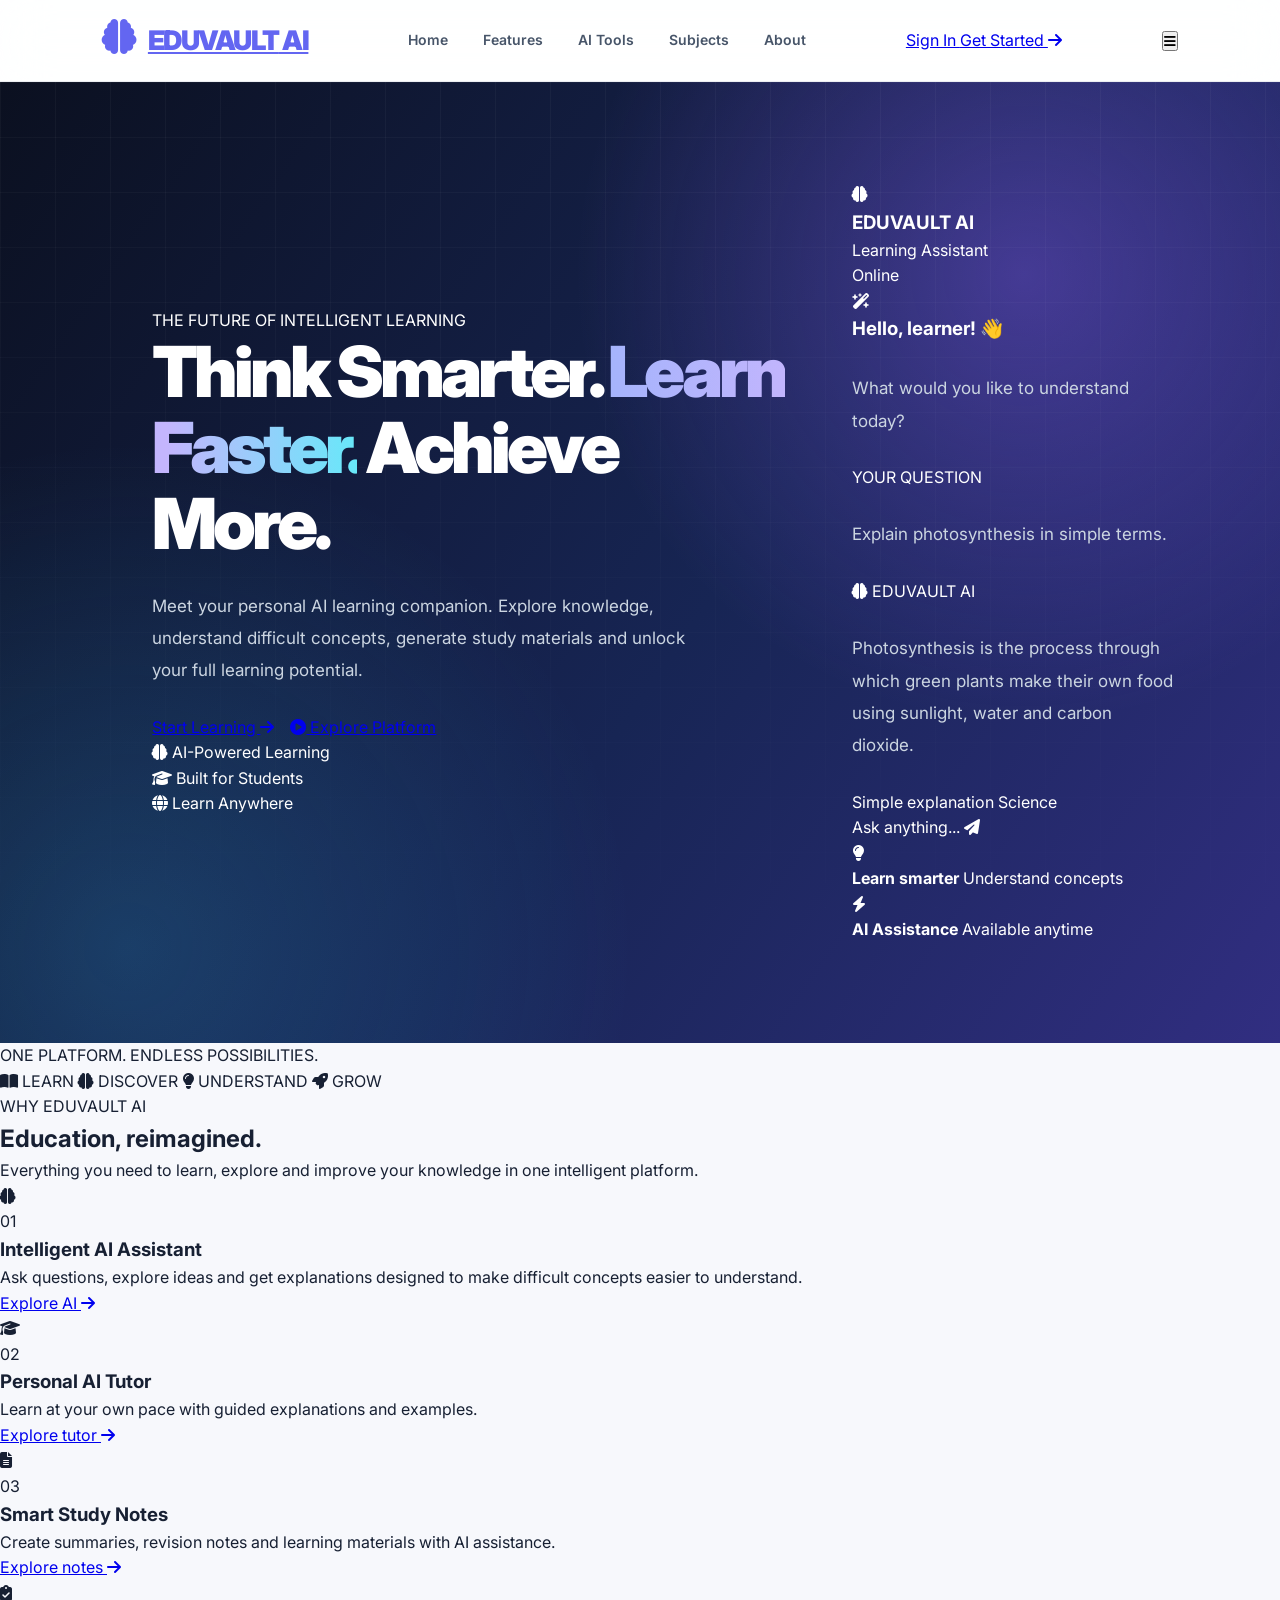
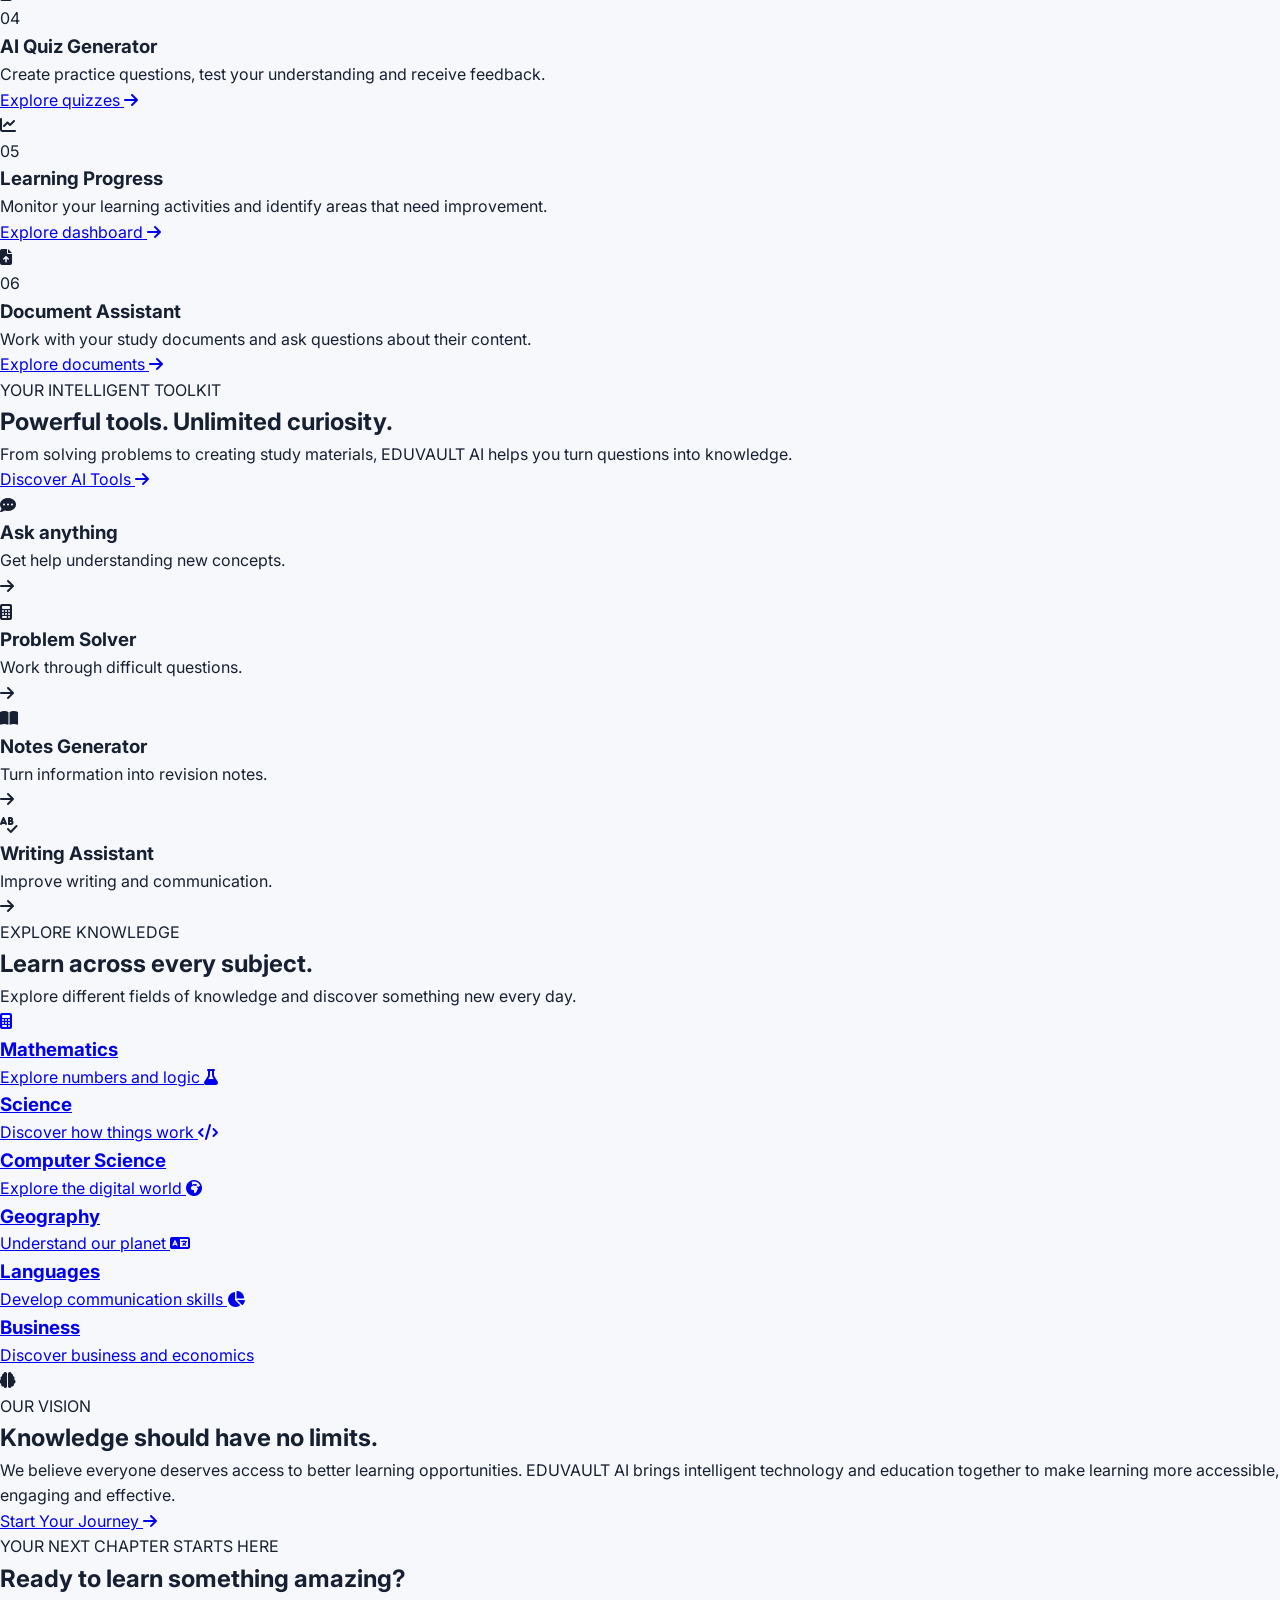
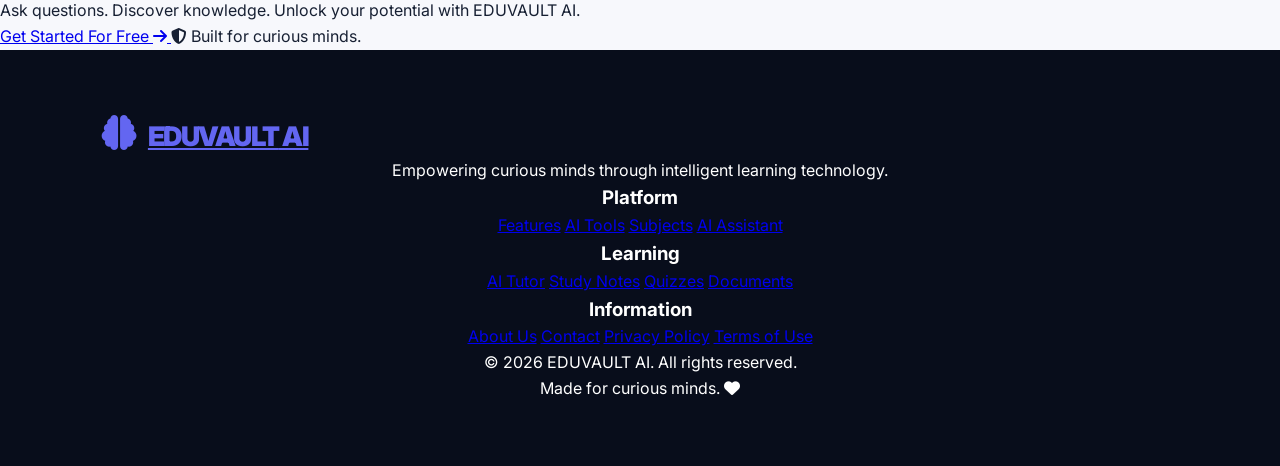
<file: index.html>
<!DOCTYPE html>
<html lang="en">

<head>

    <meta charset="UTF-8">

    <meta name="viewport" content="width=device-width, initial-scale=1.0">

    <meta name="theme-color" content="#080d1b">

    <meta name="description" content="EDUVAULT AI is your intelligent learning platform. Explore AI tutoring, smart quizzes, study notes and personalized learning tools.">

    <title>EDUVAULT AI | Learn Beyond Limits</title>

    <!-- CSS -->
    <link rel="stylesheet" href="style.css">

    <!-- Google Fonts -->
    <link rel="preconnect" href="https://fonts.googleapis.com">
    <link rel="preconnect" href="https://fonts.gstatic.com" crossorigin>

    <link href="https://fonts.googleapis.com/css2?family=Inter:wght@400;500;600;700;800;900&display=swap" rel="stylesheet">

    <!-- Font Awesome -->
    <link rel="stylesheet" href="https://cdnjs.cloudflare.com/ajax/libs/font-awesome/6.6.0/css/all.min.css">

</head>

<body>


<!-- =====================================
     NAVIGATION
===================================== -->

<header class="navbar">

    <a href="index.html" class="logo">

        <div class="logo-icon">
            <i class="fa-solid fa-brain"></i>
        </div>

        <span>EDUVAULT<span class="logo-ai"> AI</span></span>

    </a>


    <nav class="nav-links" id="navLinks">

        <a href="index.html" class="active">Home</a>

        <a href="#features">Features</a>

        <a href="#tools">AI Tools</a>

        <a href="#subjects">Subjects</a>

        <a href="#about">About</a>

    </nav>


    <div class="nav-actions">

        <a href="chat.html" class="nav-login">
            Sign In
        </a>

        <a href="chat.html" class="nav-button">
            Get Started <i class="fa-solid fa-arrow-right"></i>
        </a>

    </div>


    <button class="menu-toggle" id="menuToggle"
            aria-label="Open navigation"
            aria-expanded="false">

        <i class="fa-solid fa-bars"></i>

    </button>

</header>



<main>


<!-- =====================================
     HERO SECTION
===================================== -->

<section class="hero">

    <div class="hero-background"></div>


    <div class="hero-content">

        <div class="hero-badge">

            <span class="status-dot"></span>

            THE FUTURE OF INTELLIGENT LEARNING

        </div>


        <h1>

            Think Smarter.

            <span>Learn Faster.</span>

            Achieve More.

        </h1>


        <p>

            Meet your personal AI learning companion.

            Explore knowledge, understand difficult concepts,
            generate study materials and unlock your full
            learning potential.

        </p>


        <div class="hero-buttons">

            <a href="chat.html" class="hero-primary">

                Start Learning

                <i class="fa-solid fa-arrow-right"></i>

            </a>


            <a href="#features" class="hero-secondary">

                <i class="fa-solid fa-circle-play"></i>

                Explore Platform

            </a>

        </div>


        <div class="hero-trust">

            <div>
                <i class="fa-solid fa-brain"></i>
                <span>AI-Powered Learning</span>
            </div>

            <div>
                <i class="fa-solid fa-graduation-cap"></i>
                <span>Built for Students</span>
            </div>

            <div>
                <i class="fa-solid fa-globe"></i>
                <span>Learn Anywhere</span>
            </div>

        </div>

    </div>



    <!-- AI PREVIEW -->

    <div class="hero-visual">

        <div class="orb-glow"></div>


        <div class="ai-preview">

            <div class="preview-header">

                <div class="preview-brand">

                    <div class="preview-icon">
                        <i class="fa-solid fa-brain"></i>
                    </div>

                    <div>
                        <h3>EDUVAULT AI</h3>
                        <span>Learning Assistant</span>
                    </div>

                </div>


                <div class="online-status">
                    <span></span> Online
                </div>

            </div>



            <div class="preview-body">

                <div class="ai-welcome">

                    <div class="ai-avatar">
                        <i class="fa-solid fa-wand-magic-sparkles"></i>
                    </div>

                    <div>

                        <h3>Hello, learner! 👋</h3>

                        <p>
                            What would you like to understand today?
                        </p>

                    </div>

                </div>



                <div class="sample-question">

                    <span>YOUR QUESTION</span>

                    <p>
                        Explain photosynthesis in simple terms.
                    </p>

                </div>



                <div class="sample-answer">

                    <div class="answer-heading">

                        <i class="fa-solid fa-brain"></i>

                        EDUVAULT AI

                    </div>

                    <p>
                        Photosynthesis is the process through
                        which green plants make their own food
                        using sunlight, water and carbon dioxide.
                    </p>

                    <div class="answer-tags">

                        <span>Simple explanation</span>

                        <span>Science</span>

                    </div>

                </div>


                <div class="preview-input">

                    <span>Ask anything...</span>

                    <i class="fa-solid fa-paper-plane"></i>

                </div>

            </div>

        </div>



        <!-- FLOATING CARDS -->

        <div class="floating-stat floating-one">

            <i class="fa-solid fa-lightbulb"></i>

            <div>
                <strong>Learn smarter</strong>
                <span>Understand concepts</span>
            </div>

        </div>


        <div class="floating-stat floating-two">

            <i class="fa-solid fa-bolt"></i>

            <div>
                <strong>AI Assistance</strong>
                <span>Available anytime</span>
            </div>

        </div>

    </div>

</section>



<!-- =====================================
     TRUST BAR
===================================== -->

<section class="trust-bar">

    <p>ONE PLATFORM. ENDLESS POSSIBILITIES.</p>

    <div>

        <span><i class="fa-solid fa-book-open"></i> LEARN</span>

        <span><i class="fa-solid fa-brain"></i> DISCOVER</span>

        <span><i class="fa-solid fa-lightbulb"></i> UNDERSTAND</span>

        <span><i class="fa-solid fa-rocket"></i> GROW</span>

    </div>

</section>



<!-- =====================================
     FEATURES
===================================== -->

<section class="features-section" id="features">

    <div class="section-heading">

        <span class="section-label">WHY EDUVAULT AI</span>

        <h2>
            Education, <span>reimagined.</span>
        </h2>

        <p>
            Everything you need to learn, explore and improve
            your knowledge in one intelligent platform.
        </p>

    </div>



    <div class="features-grid">


        <div class="feature-card feature-large">

            <div class="feature-icon purple">
                <i class="fa-solid fa-brain"></i>
            </div>

            <span class="feature-number">01</span>

            <h3>Intelligent AI Assistant</h3>

            <p>
                Ask questions, explore ideas and get
                explanations designed to make difficult
                concepts easier to understand.
            </p>

            <a href="chat.html">
                Explore AI <i class="fa-solid fa-arrow-right"></i>
            </a>

        </div>



        <div class="feature-card">

            <div class="feature-icon blue">
                <i class="fa-solid fa-graduation-cap"></i>
            </div>

            <span class="feature-number">02</span>

            <h3>Personal AI Tutor</h3>

            <p>
                Learn at your own pace with guided
                explanations and examples.
            </p>

            <a href="tutor.html">
                Explore tutor <i class="fa-solid fa-arrow-right"></i>
            </a>

        </div>



        <div class="feature-card">

            <div class="feature-icon pink">
                <i class="fa-solid fa-file-lines"></i>
            </div>

            <span class="feature-number">03</span>

            <h3>Smart Study Notes</h3>

            <p>
                Create summaries, revision notes and
                learning materials with AI assistance.
            </p>

            <a href="notes.html">
                Explore notes <i class="fa-solid fa-arrow-right"></i>
            </a>

        </div>



        <div class="feature-card">

            <div class="feature-icon green">
                <i class="fa-solid fa-clipboard-check"></i>
            </div>

            <span class="feature-number">04</span>

            <h3>AI Quiz Generator</h3>

            <p>
                Create practice questions, test your
                understanding and receive feedback.
            </p>

            <a href="quiz.html">
                Explore quizzes <i class="fa-solid fa-arrow-right"></i>
            </a>

        </div>



        <div class="feature-card">

            <div class="feature-icon orange">
                <i class="fa-solid fa-chart-line"></i>
            </div>

            <span class="feature-number">05</span>

            <h3>Learning Progress</h3>

            <p>
                Monitor your learning activities and
                identify areas that need improvement.
            </p>

            <a href="dashboard.html">
                Explore dashboard <i class="fa-solid fa-arrow-right"></i>
            </a>

        </div>



        <div class="feature-card">

            <div class="feature-icon cyan">
                <i class="fa-solid fa-file-arrow-up"></i>
            </div>

            <span class="feature-number">06</span>

            <h3>Document Assistant</h3>

            <p>
                Work with your study documents and
                ask questions about their content.
            </p>

            <a href="documents.html">
                Explore documents <i class="fa-solid fa-arrow-right"></i>
            </a>

        </div>


    </div>

</section>



<!-- =====================================
     AI TOOLS
===================================== -->

<section class="tools-section" id="tools">

    <div class="tools-content">

        <span class="section-label">YOUR INTELLIGENT TOOLKIT</span>

        <h2>
            Powerful tools.

            <span>Unlimited curiosity.</span>
        </h2>

        <p>
            From solving problems to creating study materials,
            EDUVAULT AI helps you turn questions into knowledge.
        </p>

        <a href="chat.html" class="tools-button">
            Discover AI Tools
            <i class="fa-solid fa-arrow-right"></i>
        </a>

    </div>



    <div class="tools-list">

        <div class="tool-item">
            <i class="fa-solid fa-comment-dots"></i>
            <div>
                <h3>Ask anything</h3>
                <p>Get help understanding new concepts.</p>
            </div>
            <i class="fa-solid fa-arrow-right"></i>
        </div>


        <div class="tool-item">
            <i class="fa-solid fa-calculator"></i>
            <div>
                <h3>Problem Solver</h3>
                <p>Work through difficult questions.</p>
            </div>
            <i class="fa-solid fa-arrow-right"></i>
        </div>


        <div class="tool-item">
            <i class="fa-solid fa-book-open"></i>
            <div>
                <h3>Notes Generator</h3>
                <p>Turn information into revision notes.</p>
            </div>
            <i class="fa-solid fa-arrow-right"></i>
        </div>


        <div class="tool-item">
            <i class="fa-solid fa-spell-check"></i>
            <div>
                <h3>Writing Assistant</h3>
                <p>Improve writing and communication.</p>
            </div>
            <i class="fa-solid fa-arrow-right"></i>
        </div>


    </div>

</section>



<!-- =====================================
     SUBJECTS
===================================== -->

<section class="subjects-section" id="subjects">

    <div class="section-heading">

        <span class="section-label">EXPLORE KNOWLEDGE</span>

        <h2>
            Learn across <span>every subject.</span>
        </h2>

        <p>
            Explore different fields of knowledge and
            discover something new every day.
        </p>

    </div>



    <div class="subjects-grid">


        <a href="subjects.html" class="subject-card">
            <i class="fa-solid fa-calculator"></i>
            <h3>Mathematics</h3>
            <span>Explore numbers and logic</span>
        </a>


        <a href="subjects.html" class="subject-card">
            <i class="fa-solid fa-flask"></i>
            <h3>Science</h3>
            <span>Discover how things work</span>
        </a>


        <a href="subjects.html" class="subject-card">
            <i class="fa-solid fa-code"></i>
            <h3>Computer Science</h3>
            <span>Explore the digital world</span>
        </a>


        <a href="subjects.html" class="subject-card">
            <i class="fa-solid fa-earth-africa"></i>
            <h3>Geography</h3>
            <span>Understand our planet</span>
        </a>


        <a href="subjects.html" class="subject-card">
            <i class="fa-solid fa-language"></i>
            <h3>Languages</h3>
            <span>Develop communication skills</span>
        </a>


        <a href="subjects.html" class="subject-card">
            <i class="fa-solid fa-chart-pie"></i>
            <h3>Business</h3>
            <span>Discover business and economics</span>
        </a>


    </div>

</section>



<!-- =====================================
     ABOUT
===================================== -->

<section class="about-section" id="about">

    <div class="about-icon">

        <i class="fa-solid fa-brain"></i>

    </div>


    <div class="about-content">

        <span class="section-label">OUR VISION</span>

        <h2>
            Knowledge should have
            <span>no limits.</span>
        </h2>

        <p>
            We believe everyone deserves access to better
            learning opportunities.

            EDUVAULT AI brings intelligent technology
            and education together to make learning
            more accessible, engaging and effective.
        </p>

        <a href="chat.html" class="about-button">
            Start Your Journey
            <i class="fa-solid fa-arrow-right"></i>
        </a>

    </div>

</section>



<!-- =====================================
     CALL TO ACTION
===================================== -->

<section class="cta-section">

    <div class="cta-glow"></div>

    <span class="section-label">YOUR NEXT CHAPTER STARTS HERE</span>

    <h2>
        Ready to learn
        <span>something amazing?</span>
    </h2>

    <p>
        Ask questions. Discover knowledge.
        Unlock your potential with EDUVAULT AI.
    </p>

    <a href="chat.html" class="cta-button">
        Get Started For Free
        <i class="fa-solid fa-arrow-right"></i>
    </a>

    <span class="cta-note">
        <i class="fa-solid fa-shield-halved"></i>
        Built for curious minds.
    </span>

</section>


</main>



<!-- =====================================
     FOOTER
===================================== -->

<footer class="footer">

    <div class="footer-main">


        <div class="footer-brand">

            <a href="index.html" class="logo">

                <div class="logo-icon">
                    <i class="fa-solid fa-brain"></i>
                </div>

                <span>EDUVAULT<span class="logo-ai"> AI</span></span>

            </a>


            <p>
                Empowering curious minds through
                intelligent learning technology.
            </p>

        </div>



        <div class="footer-column">

            <h3>Platform</h3>

            <a href="#features">Features</a>

            <a href="#tools">AI Tools</a>

            <a href="#subjects">Subjects</a>

            <a href="chat.html">AI Assistant</a>

        </div>



        <div class="footer-column">

            <h3>Learning</h3>

            <a href="tutor.html">AI Tutor</a>

            <a href="notes.html">Study Notes</a>

            <a href="quiz.html">Quizzes</a>

            <a href="documents.html">Documents</a>

        </div>



        <div class="footer-column">

            <h3>Information</h3>

            <a href="#about">About Us</a>

            <a href="contact.html">Contact</a>

            <a href="privacy.html">Privacy Policy</a>

            <a href="terms.html">Terms of Use</a>

        </div>


    </div>



    <div class="footer-bottom">

        <p>
            © 2026 EDUVAULT AI. All rights reserved.
        </p>

        <p>
            Made for curious minds.
            <i class="fa-solid fa-heart"></i>
        </p>

    </div>

</footer>



<!-- =====================================
     JAVASCRIPT
===================================== -->

<script>

    const menuToggle = document.getElementById("menuToggle");

    const navLinks = document.getElementById("navLinks");

    menuToggle.addEventListener("click", function() {

        const isOpen = navLinks.classList.toggle("show");

        menuToggle.setAttribute("aria-expanded", isOpen);

        menuToggle.innerHTML = isOpen
            ? '<i class="fa-solid fa-xmark"></i>'
            : '<i class="fa-solid fa-bars"></i>';

    });


    navLinks.querySelectorAll("a").forEach(link => {

        link.addEventListener("click", function() {

            navLinks.classList.remove("show");

            menuToggle.setAttribute("aria-expanded", "false");

            menuToggle.innerHTML = '<i class="fa-solid fa-bars"></i>';

        });

    });

</script>


</body>

</html>
</file>
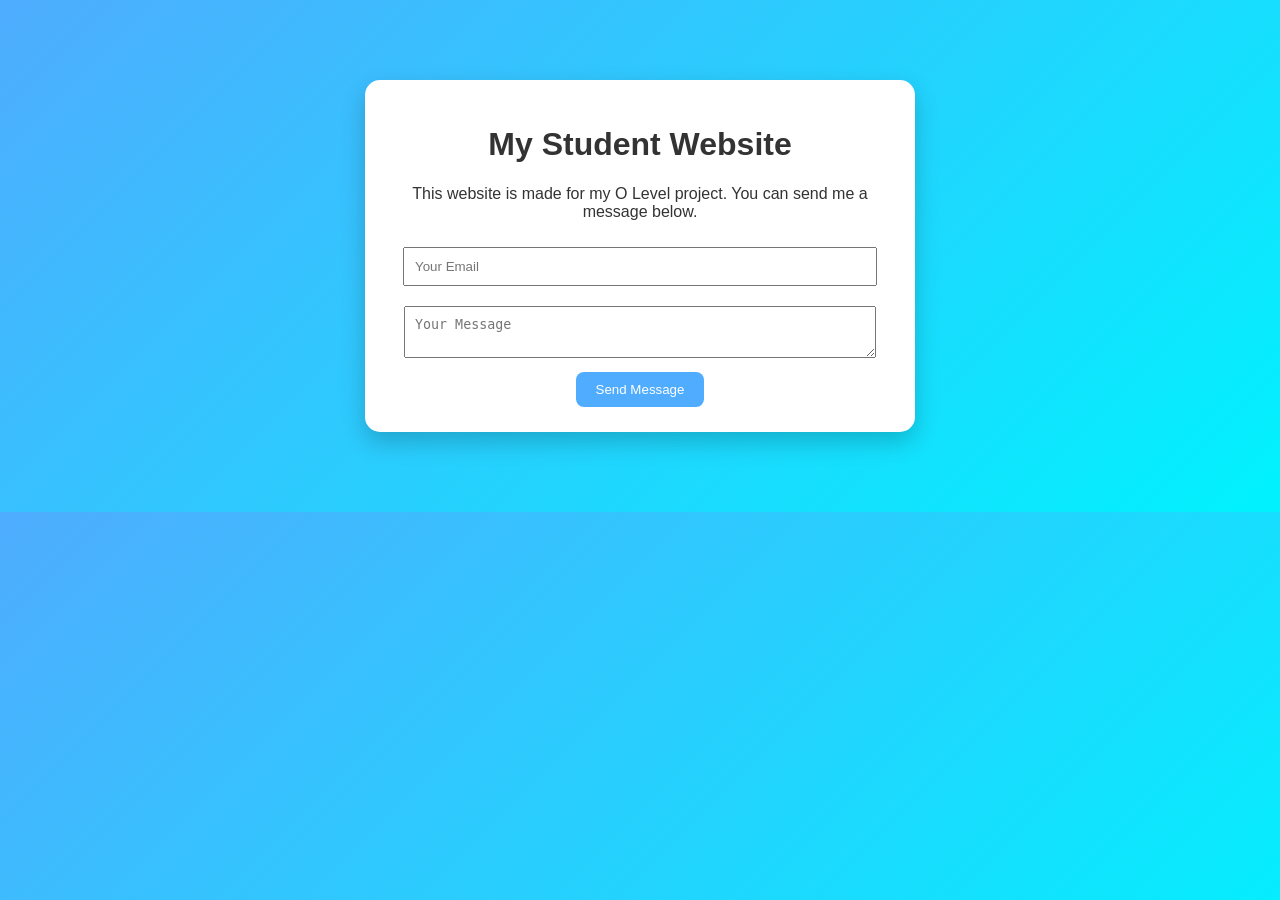
<file: !DOCTYPE.html>
<!DOCTYPE html>
<html lang="en">
<head>
  <meta charset="UTF-8">
  <meta name="viewport" content="width=device-width, initial-scale=1.0">

  <title>O Level Student Website | Contact Me</title>

  <meta name="description" content="A simple student website where users can send messages directly via contact form. Built for O Level project.">

  <style>
    body {
      font-family: Arial;
      margin: 0;
      background: linear-gradient(135deg, #4facfe, #00f2fe);
      text-align: center;
      color: #333;
    }

    .container {
      background: white;
      max-width: 500px;
      margin: 80px auto;
      padding: 25px;
      border-radius: 15px;
      box-shadow: 0 10px 25px rgba(0,0,0,0.2);
    }

    input, textarea {
      width: 90%;
      padding: 10px;
      margin: 10px 0;
    }

    button {
      padding: 10px 20px;
      background: #4facfe;
      border: none;
      color: white;
      cursor: pointer;
      border-radius: 8px;
    }
  </style>
</head>

<body>

<div class="container">

  <h1>My Student Website</h1>

  <p>This website is made for my O Level project. You can send me a message below.</p>

  <form action="https://api.web3forms.com/submit" method="POST">

    <input type="hidden" name="access_key" value="PASTE_YOUR_ACCESS_KEY_HERE">

    <input type="email" name="email" placeholder="Your Email" required>
    <br>

    <textarea name="message" placeholder="Your Message" required></textarea>
    <br>

    <button type="submit">Send Message</button>

  </form>

</div>

</body>
</html>
</file>
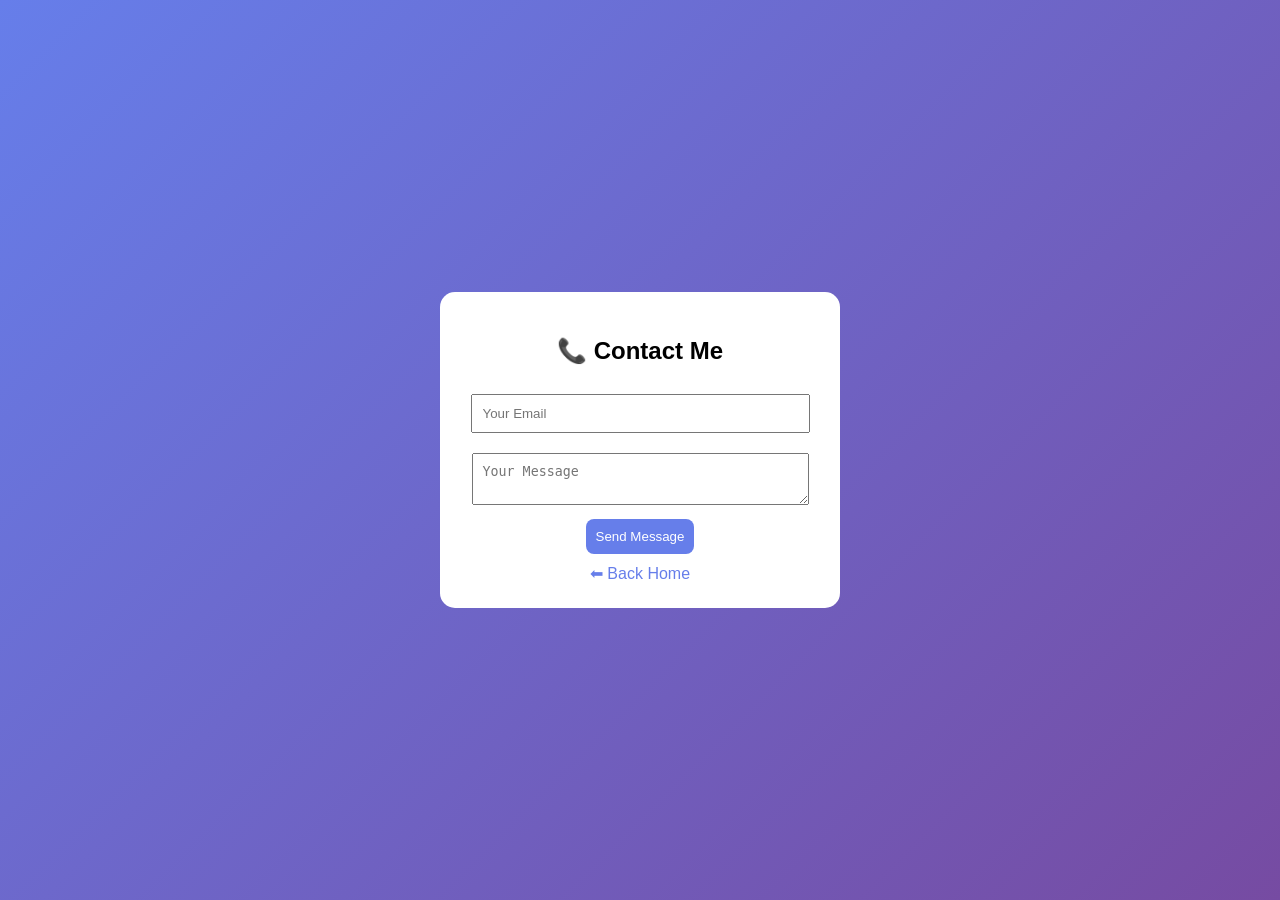
<file: contact us.html>
<!DOCTYPE html>
<html>
<head>
  <title>Contact - O Level Study Hub</title>

  <style>
    body {
      margin: 0;
      font-family: Arial;
      background: linear-gradient(135deg, #667eea, #764ba2);
      display: flex;
      justify-content: center;
      align-items: center;
      height: 100vh;
    }

    .box {
      background: white;
      padding: 25px;
      border-radius: 15px;
      width: 350px;
      text-align: center;
    }

    input, textarea {
      width: 90%;
      padding: 10px;
      margin: 10px 0;
    }

    button {
      background: #667eea;
      color: white;
      padding: 10px;
      border: none;
      border-radius: 8px;
      cursor: pointer;
    }

    a {
      display: block;
      margin-top: 10px;
      text-decoration: none;
      color: #667eea;
    }
  </style>
</head>

<body>

  <div class="box">

    <h2>📞 Contact Me</h2>

    <form action="https://api.web3forms.com/submit" method="POST">

      <input type="hidden" name="access_key" value="a2d155e8-b9ef-43cb-abfc-7348590f3dc4">

      <input type="email" name="email" placeholder="Your Email" required>

      <textarea name="message" placeholder="Your Message" required></textarea>

      <button type="submit">Send Message</button>

    </form>

    <a href="index.html">⬅ Back Home</a>

  </div>

</body>
</html>
</file>
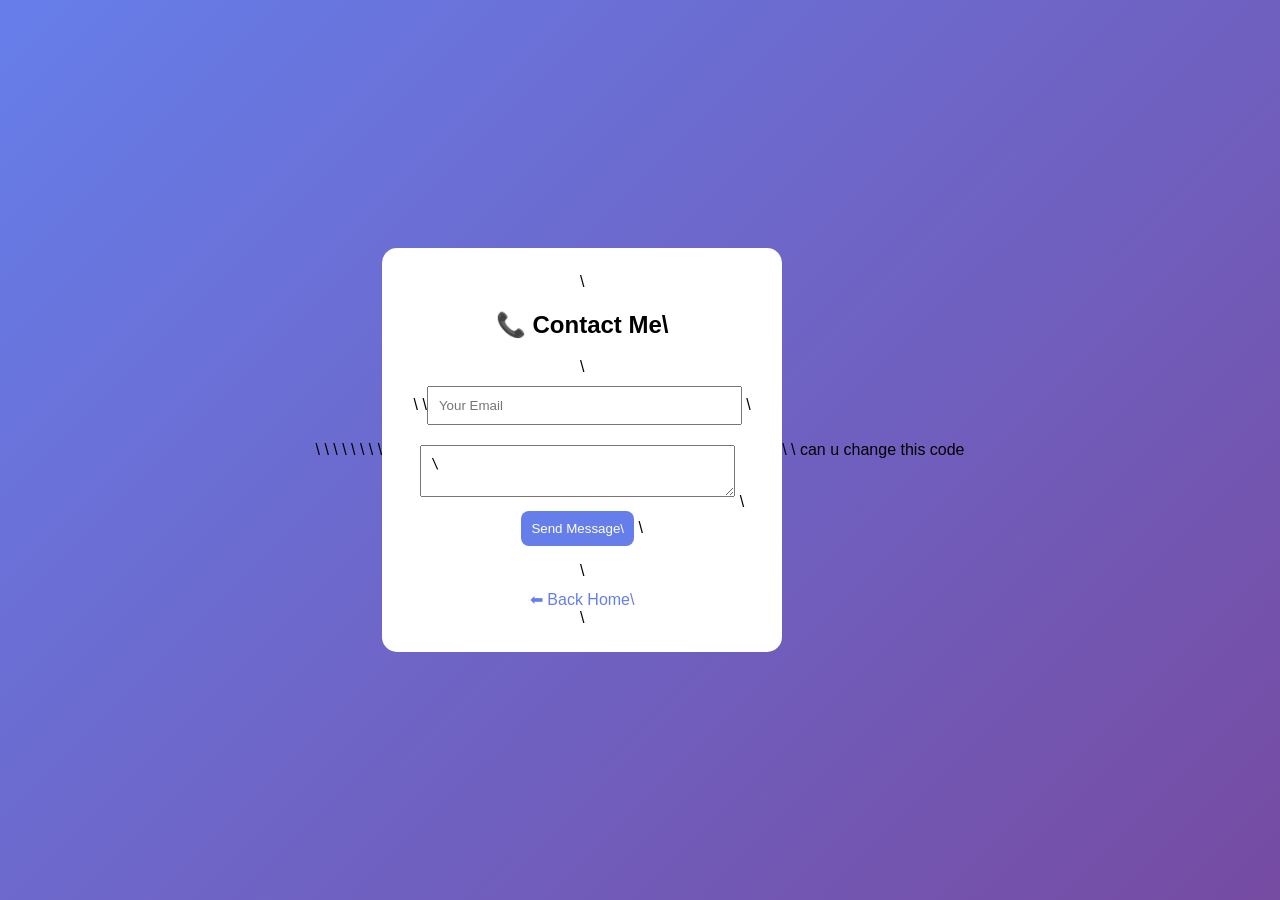
<file: contact.html>
\<!DOCTYPE html>
\<html>
\<head>
  \<title>Contact - O Level Study Hub\</title>

  \<style>
    body {
      margin: 0;
      font-family: Arial;
      background: linear-gradient(135deg, #667eea, #764ba2);
      display: flex;
      justify-content: center;
      align-items: center;
      height: 100vh;
    }

    .box {
      background: white;
      padding: 25px;
      border-radius: 15px;
      width: 350px;
      text-align: center;
    }

    input, textarea {
      width: 90%;
      padding: 10px;
      margin: 10px 0;
    }

    button {
      background: #667eea;
      color: white;
      padding: 10px;
      border: none;
      border-radius: 8px;
      cursor: pointer;
    }

    a {
      display: block;
      margin-top: 10px;
      text-decoration: none;
      color: #667eea;
    }
  \</style>
\</head>

\<body>

  \<div class="box">

    \<h2>📞 Contact Me\</h2>

    \<form action="[https://api.web3forms.com/submit](https://api.web3forms.com/submit)" method="POST">

      \<input type="hidden" name="access_key" value="a2d155e8-b9ef-43cb-abfc-7348590f3dc4">

      \<input type="email" name="email" placeholder="Your Email" required>

      \<textarea name="message" placeholder="Your Message" required>\</textarea>

      \<button type="submit">Send Message\</button>

    \</form>

    \<a href="index.html">⬅ Back Home\</a>

  \</div>

\</body>
\</html>    can u change this code
</file>
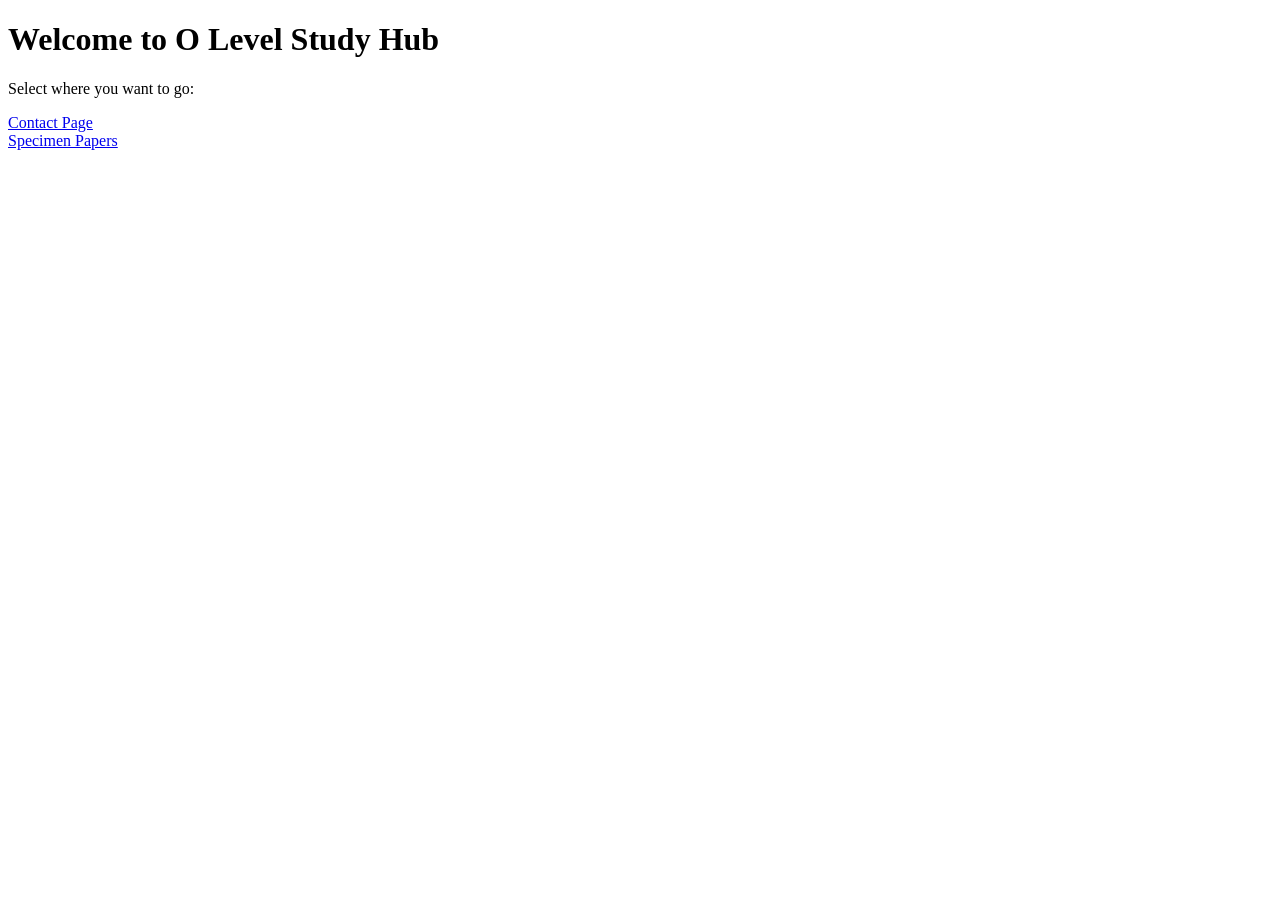
<file: home.html>
<!DOCTYPE html>
<html>
<head>
  <title>Home Page</title>
</head>
<body>

  <h1>Welcome to O Level Study Hub</h1>

  <p>Select where you want to go:</p>

  <a href="index.html">Contact Page</a><br>
  <a href="specimen.html">Specimen Papers</a>

</body>
</html>
</file>
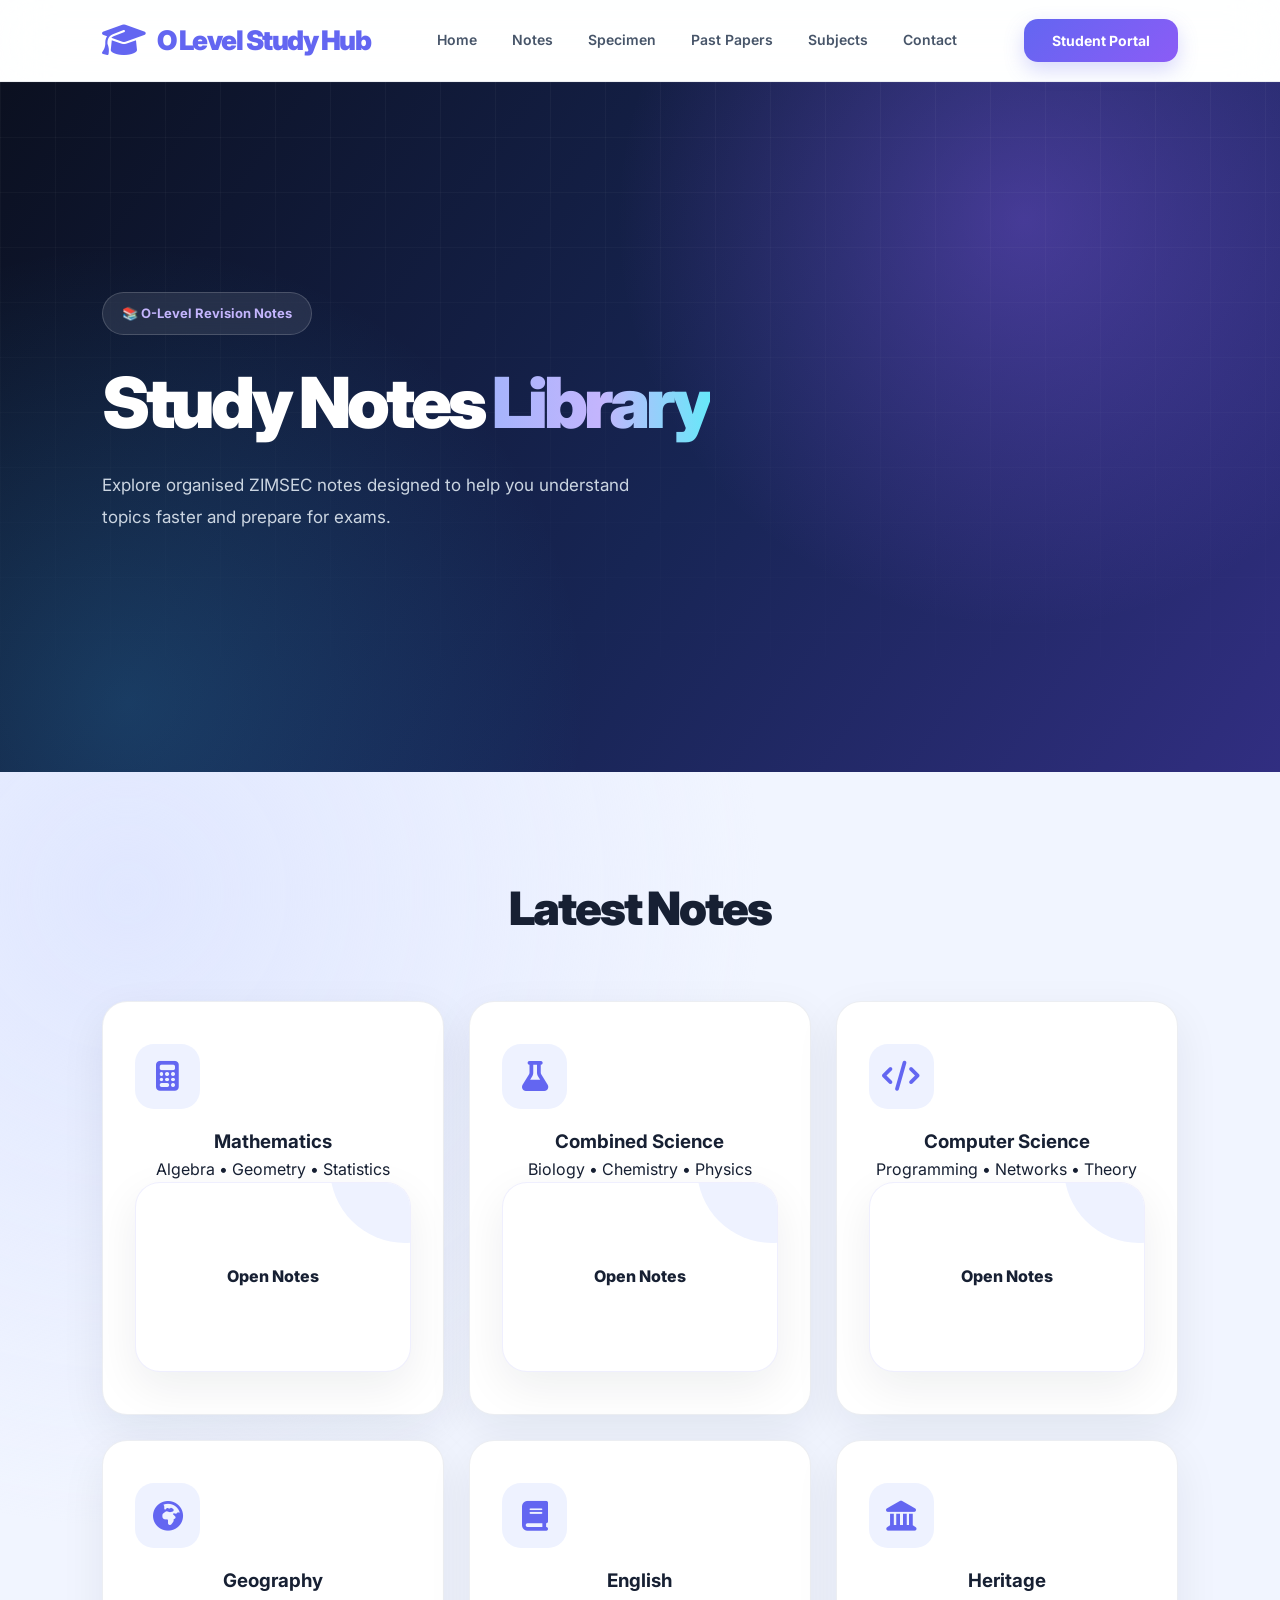
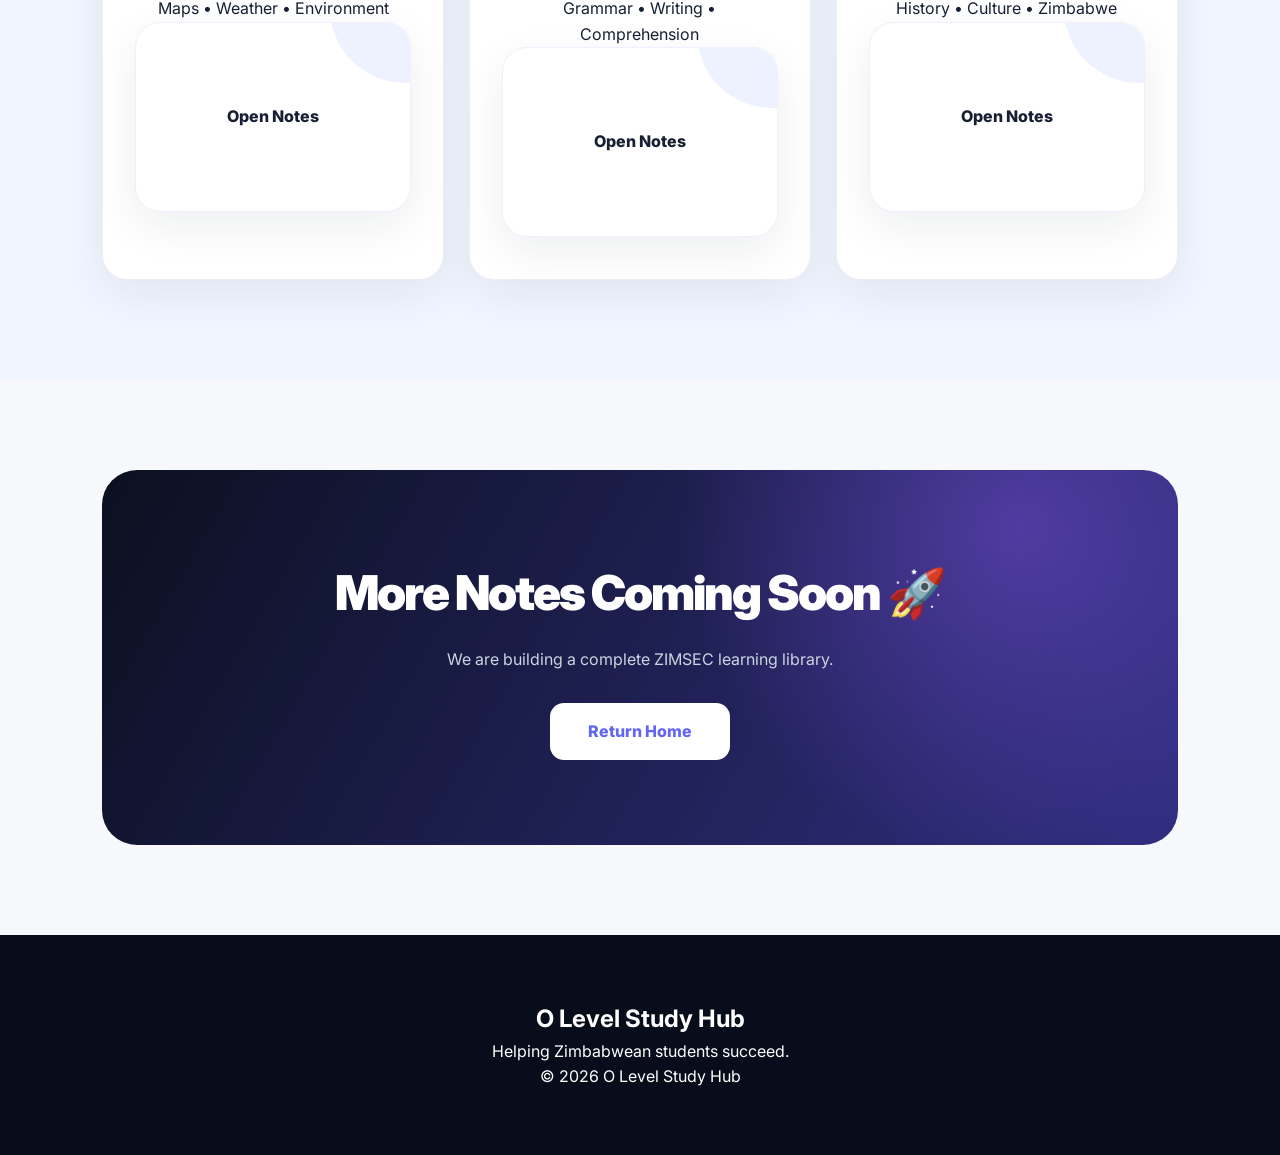
<file: notes.html>
<!DOCTYPE html>
<html lang="en">

<head>

<meta charset="UTF-8">

<meta name="viewport" content="width=device-width, initial-scale=1.0">

<title>
EduVault
</title>


<link rel="stylesheet" href="style.css">


<link href="https://fonts.googleapis.com/css2?family=Poppins:wght@400;600;800&display=swap" rel="stylesheet">


<link rel="stylesheet"
href="https://cdnjs.cloudflare.com/ajax/libs/font-awesome/6.6.0/css/all.min.css">

</head>


<body>


<header>


<div class="logo">

<i class="fa-solid fa-graduation-cap"></i>

O Level Study Hub

</div>



<nav>

<a href="index.html">Home</a>

<a href="notes.html">Notes</a>

<a href="specimen.html">Specimen</a>

<a href="pastpapers.html">Past Papers</a>

<a href="subjects.html">Subjects</a>

<a href="contact.html">Contact</a>

</nav>



<button class="login">

Student Portal

</button>


</header>





<section class="hero">


<div class="hero-content">


<div class="badge">

📚 O-Level Revision Notes

</div>



<h1>

Study Notes

<span>

Library

</span>

</h1>



<p>

Explore organised ZIMSEC notes designed to help
you understand topics faster and prepare for exams.

</p>


</div>


</section>








<section class="subjects">


<h2>

Latest Notes

</h2>



<div class="subject-grid">





<div class="feature">

<i class="fa-solid fa-calculator"></i>


<h3>

Mathematics

</h3>


<p>

Algebra • Geometry • Statistics

</p>


<a class="primary">

Open Notes

</a>


</div>







<div class="feature">

<i class="fa-solid fa-flask"></i>


<h3>

Combined Science

</h3>


<p>

Biology • Chemistry • Physics

</p>


<a class="primary">

Open Notes

</a>


</div>







<div class="feature">

<i class="fa-solid fa-code"></i>


<h3>

Computer Science

</h3>


<p>

Programming • Networks • Theory

</p>


<a class="primary">

Open Notes

</a>


</div>







<div class="feature">

<i class="fa-solid fa-earth-africa"></i>


<h3>

Geography

</h3>


<p>

Maps • Weather • Environment

</p>


<a class="primary">

Open Notes

</a>


</div>






<div class="feature">

<i class="fa-solid fa-book"></i>


<h3>

English

</h3>


<p>

Grammar • Writing • Comprehension

</p>


<a class="primary">

Open Notes

</a>


</div>






<div class="feature">

<i class="fa-solid fa-landmark"></i>


<h3>

Heritage

</h3>


<p>

History • Culture • Zimbabwe

</p>


<a class="primary">

Open Notes

</a>


</div>




</div>


</section>








<section class="cta">


<h2>

More Notes Coming Soon 🚀

</h2>


<p>

We are building a complete ZIMSEC learning library.

</p>


<a href="index.html">

Return Home

</a>


</section>






<footer>


<h2>
O Level Study Hub
</h2>


<p>
Helping Zimbabwean students succeed.
</p>


<p>
© 2026 O Level Study Hub
</p>


</footer>



</body>

</html>
</file>
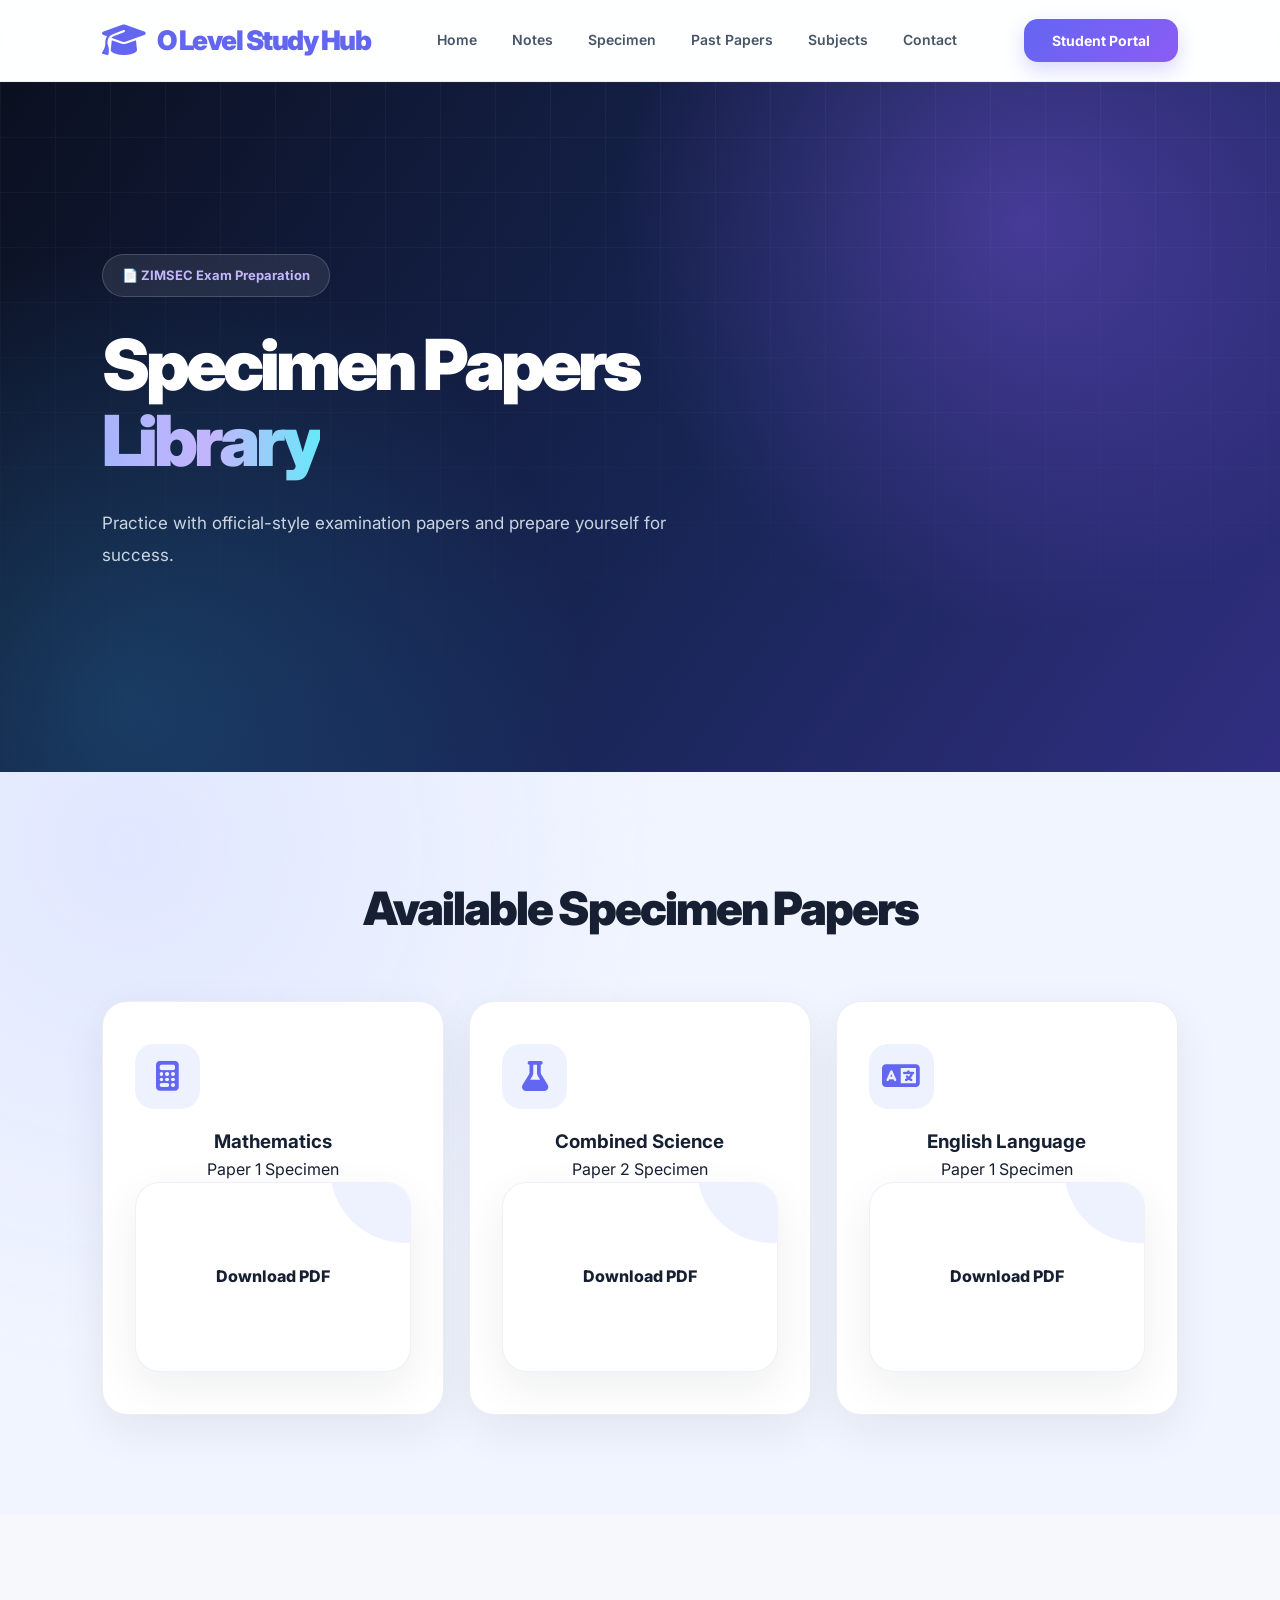
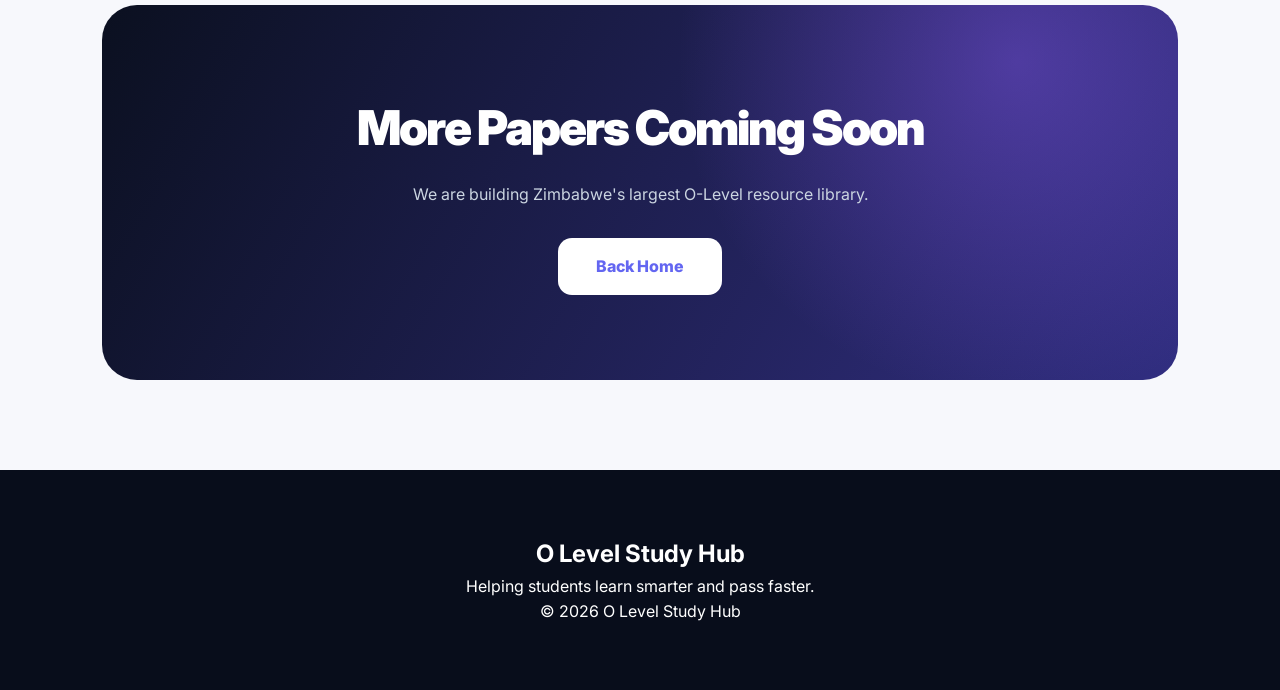
<file: specimen.html>
<!DOCTYPE html>
<html lang="en">

<head>

<meta charset="UTF-8">

<meta name="viewport" content="width=device-width, initial-scale=1.0">


<title>
ZIMSEC Specimen Papers |EduVault
</title>


<link rel="stylesheet" href="style.css">


<link href="https://fonts.googleapis.com/css2?family=Poppins:wght@400;600;800&display=swap" rel="stylesheet">


<link rel="stylesheet"
href="https://cdnjs.cloudflare.com/ajax/libs/font-awesome/6.6.0/css/all.min.css">


</head>


<body>


<header>


<div class="logo">

<i class="fa-solid fa-graduation-cap"></i>

O Level Study Hub

</div>



<nav>

<a href="index.html">Home</a>

<a href="notes.html">Notes</a>

<a href="specimen.html">Specimen</a>

<a href="pastpapers.html">Past Papers</a>

<a href="subjects.html">Subjects</a>

<a href="contact.html">Contact</a>

</nav>


<button class="login">

Student Portal

</button>


</header>






<section class="hero">


<div class="hero-content">


<div class="badge">

📄 ZIMSEC Exam Preparation

</div>



<h1>

Specimen Papers

<span>
Library

</span>

</h1>



<p>

Practice with official-style examination papers
and prepare yourself for success.

</p>


</div>


</section>







<section class="subjects">


<h2>

Available Specimen Papers

</h2>




<div class="subject-grid">





<div class="feature">


<i class="fa-solid fa-calculator"></i>


<h3>

Mathematics

</h3>


<p>

Paper 1 Specimen

</p>


<a href="4075q01-Mathematics-Syllabus-A.pdf" 
class="primary">

Download PDF

</a>


</div>







<div class="feature">


<i class="fa-solid fa-flask"></i>


<h3>

Combined Science

</h3>


<p>

Paper 2 Specimen

</p>


<a href="4003q02-Combined-Science (1).pdf"
class="primary">

Download PDF

</a>


</div>







<div class="feature">


<i class="fa-solid fa-language"></i>


<h3>

English Language

</h3>


<p>

Paper 1 Specimen

</p>


<a href="4005q01-English-Language.pdf"
class="primary">

Download PDF

</a>


</div>




</div>


</section>







<section class="cta">


<h2>

More Papers Coming Soon

</h2>


<p>

We are building Zimbabwe's largest O-Level resource library.

</p>



<a href="index.html">

Back Home

</a>


</section>







<footer>


<h2>

O Level Study Hub

</h2>


<p>

Helping students learn smarter and pass faster.

</p>


<p>

© 2026 O Level Study Hub

</p>


</footer>



</body>

</html>
</file>
<file: style.css>
/* ============================================
   EDUVAULT 2.0
   PREMIUM O LEVEL LEARNING PLATFORM
   DESIGN SYSTEM
============================================ */

@import url('https://fonts.googleapis.com/css2?family=Inter:wght@400;500;600;700;800;900&display=swap');

:root {
    --primary: #6366f1;
    --primary-dark: #4f46e5;
    --secondary: #8b5cf6;
    --accent: #38bdf8;

    --dark: #0b1020;
    --dark-soft: #111a30;

    --text: #172033;
    --muted: #64748b;

    --white: #ffffff;
    --background: #f7f8fc;

    --border: rgba(148,163,184,.18);

    --shadow:
        0 15px 45px rgba(15,23,42,.07);

    --radius: 24px;
}


/* RESET */

* {
    margin: 0;
    padding: 0;
    box-sizing: border-box;
    font-family: 'Inter', sans-serif;
}

html {
    scroll-behavior: smooth;
    scroll-padding-top: 100px;
}

body {
    background: var(--background);
    color: var(--text);
    overflow-x: hidden;
    line-height: 1.6;
}

a {
    -webkit-tap-highlight-color: transparent;
}


/* ============================================
   NAVIGATION
============================================ */

header {
    width: 100%;
    min-height: 82px;

    display: flex;
    align-items: center;
    justify-content: space-between;

    padding: 0 8%;

    position: sticky;
    top: 0;
    z-index: 1000;

    background: rgba(255,255,255,.88);
    backdrop-filter: blur(24px);
    -webkit-backdrop-filter: blur(24px);

    border-bottom: 1px solid var(--border);
}

.logo {
    display: flex;
    align-items: center;
    gap: 12px;

    color: var(--primary);

    font-size: 27px;
    font-weight: 900;
    letter-spacing: -1.5px;
}

.logo i {
    font-size: 35px;
}

nav {
    display: flex;
    align-items: center;
    gap: 35px;
}

nav a {
    position: relative;

    text-decoration: none;
    color: #475569;

    font-size: 14px;
    font-weight: 600;

    transition: .3s ease;
}

nav a::after {
    content: '';

    position: absolute;
    left: 0;
    bottom: -8px;

    width: 0;
    height: 2px;

    background: var(--primary);
    transition: .3s;
}

nav a:hover {
    color: var(--primary);
}

nav a:hover::after {
    width: 100%;
}

.login {
    border: none;
    cursor: pointer;

    padding: 13px 28px;
    border-radius: 14px;

    background: linear-gradient(
        135deg,
        var(--primary),
        var(--secondary)
    );

    color: white;
    font-weight: 700;
    font-size: 14px;

    box-shadow: 0 8px 20px rgba(99,102,241,.25);

    transition: .3s ease;
}

.login:hover {
    transform: translateY(-3px);
    box-shadow: 0 13px 25px rgba(99,102,241,.35);
}


/* ============================================
   HERO SECTION
============================================ */

.hero {
    min-height: 690px;

    padding: 100px 8%;

    display: flex;
    justify-content: space-between;
    align-items: center;

    gap: 50px;

    position: relative;
    isolation: isolate;
    overflow: hidden;

    background:
        radial-gradient(
            circle at 80% 20%,
            rgba(139,92,246,.38),
            transparent 35%
        ),
        radial-gradient(
            circle at 10% 90%,
            rgba(56,189,248,.2),
            transparent 35%
        ),
        linear-gradient(
            125deg,
            #0b1020,
            #172554 55%,
            #312e81
        );

    color: white;
}

.hero::before {
    content: '';

    position: absolute;
    inset: 0;

    background-image:
        linear-gradient(
            rgba(255,255,255,.035) 1px,
            transparent 1px
        ),
        linear-gradient(
            90deg,
            rgba(255,255,255,.035) 1px,
            transparent 1px
        );

    background-size: 55px 55px;

    mask-image: linear-gradient(
        to bottom,
        black,
        transparent
    );

    z-index: -1;
}

.hero-content {
    max-width: 650px;
    position: relative;
    z-index: 2;
}

.badge {
    display: inline-flex;
    align-items: center;

    padding: 10px 19px;

    border-radius: 50px;

    background: rgba(255,255,255,.09);

    border: 1px solid rgba(255,255,255,.17);

    backdrop-filter: blur(15px);

    color: #c4b5fd;

    font-size: 13px;
    font-weight: 700;

    margin-bottom: 30px;
}

.hero h1 {
    font-size: clamp(42px, 5.5vw, 76px);

    line-height: 1.08;
    letter-spacing: -4px;

    font-weight: 900;
}

.hero h1 span {
    background: linear-gradient(
        90deg,
        #a5b4fc,
        #c4b5fd,
        #67e8f9
    );

    background-clip: text;
    -webkit-background-clip: text;
    -webkit-text-fill-color: transparent;
}

.hero p {
    max-width: 570px;

    margin: 28px 0;

    color: #cbd5e1;

    font-size: 17px;
    line-height: 1.9;
}


/* HERO BUTTONS */

.hero-buttons {
    display: flex;
    align-items: center;
    flex-wrap: wrap;
    gap: 16px;
}

.primary,
.secondary {
    display: inline-flex;
    align-items: center;
    justify-content: center;

    padding: 16px 30px;

    border-radius: 14px;

    text-decoration: none;

    font-size: 14px;
    font-weight: 800;

    transition: .3s ease;
}

.primary {
    color: white;

    background: linear-gradient(
        135deg,
        #6366f1,
        #8b5cf6
    );

    box-shadow: 0 10px 30px rgba(99,102,241,.3);
}

.secondary {
    color: white;

    border: 1px solid rgba(255,255,255,.35);

    background: rgba(255,255,255,.06);
}

.primary:hover,
.secondary:hover {
    transform: translateY(-5px);
}

.secondary:hover {
    background: rgba(255,255,255,.15);
}


/* TRUST */

.trust {
    display: flex;
    flex-wrap: wrap;

    gap: 40px;

    margin-top: 50px;
}

.trust div {
    text-align: left;
}

.trust i {
    display: block;

    font-size: 26px;
    color: #a5b4fc;

    margin-bottom: 8px;
}


/* ============================================
   HERO VISUAL CARD
============================================ */

.hero-card {
    position: relative;

    flex-shrink: 0;

    width: 420px;
    height: 420px;
}

.main-book {
    position: absolute;
    bottom: 0;
    left: 0;

    width: 350px;
    height: 350px;

    display: flex;
    flex-direction: column;
    align-items: center;
    justify-content: center;

    text-align: center;

    border-radius: 35px;

    background: linear-gradient(
        145deg,
        rgba(255,255,255,.16),
        rgba(255,255,255,.04)
    );

    border: 1px solid rgba(255,255,255,.25);

    backdrop-filter: blur(25px);

    box-shadow:
        0 30px 80px rgba(0,0,0,.25),
        inset 0 1px 0 rgba(255,255,255,.15);
}

.main-book i {
    font-size: 85px;
    margin-bottom: 20px;
    color: #c4b5fd;
}

.floating-card {
    position: absolute;
    top: 20px;
    right: 0;

    width: 180px;

    padding: 25px;

    border-radius: 22px;

    background: white;
    color: var(--text);

    text-align: center;

    box-shadow: 0 20px 60px rgba(0,0,0,.2);

    animation: float 4s ease-in-out infinite;
}

.floating-card i {
    font-size: 35px;
    color: var(--primary);
    margin-bottom: 10px;
}

@keyframes float {
    0%,100% {
        transform: translateY(0);
    }

    50% {
        transform: translateY(-13px);
    }
}


/* ============================================
   STATISTICS
============================================ */

.numbers {
    padding: 90px 8%;

    display: grid;
    grid-template-columns: repeat(4,1fr);

    gap: 25px;
}

.numbers div {
    padding: 35px 25px;

    background: white;

    border: 1px solid var(--border);

    border-radius: 22px;

    text-align: center;

    box-shadow: var(--shadow);

    transition: .3s ease;
}

.numbers div:hover {
    transform: translateY(-8px);
    border-color: #c7d2fe;
    box-shadow: 0 20px 45px rgba(99,102,241,.12);
}

.numbers h2 {
    font-size: 43px;
    font-weight: 900;

    letter-spacing: -2px;

    color: var(--primary);
}


/* ============================================
   FEATURES
============================================ */

.why {
    padding: 100px 8%;
    text-align: center;
}

.why h2,
.subjects h2 {
    font-size: clamp(30px,4vw,46px);

    font-weight: 900;
    letter-spacing: -2px;

    margin-bottom: 55px;
}

.features {
    display: grid;
    grid-template-columns: repeat(3,1fr);

    gap: 25px;
}

.feature {
    padding: 42px 32px;

    background: white;

    border: 1px solid var(--border);

    border-radius: 25px;

    box-shadow: var(--shadow);

    transition: .35s ease;
}

.feature:hover {
    transform: translateY(-9px);

    border-color: #c7d2fe;

    box-shadow:
        0 25px 60px rgba(99,102,241,.12);
}

.feature i {
    display: inline-flex;

    align-items: center;
    justify-content: center;

    width: 75px;
    height: 75px;

    border-radius: 22px;

    background: #eef2ff;

    color: var(--primary);

    font-size: 35px;

    margin-bottom: 25px;
}


/* ============================================
   SUBJECTS
============================================ */

.subjects {
    padding: 100px 8%;

    text-align: center;

    background:
        radial-gradient(
            circle at 10% 10%,
            #e0e7ff,
            transparent 40%
        ),
        #f1f5ff;
}

.subject-grid {
    display: grid;

    grid-template-columns: repeat(3,1fr);

    gap: 25px;
}

.subject-grid a {
    position: relative;

    overflow: hidden;

    display: flex;
    flex-direction: column;
    align-items: center;
    justify-content: center;

    min-height: 190px;

    padding: 35px;

    background: white;

    border: 1px solid rgba(99,102,241,.1);

    border-radius: 25px;

    text-decoration: none;

    color: var(--text);

    font-size: 16px;
    font-weight: 800;

    box-shadow: var(--shadow);

    transition: .35s ease;
}

.subject-grid a::before {
    content: '';

    position: absolute;

    width: 150px;
    height: 150px;

    top: -90px;
    right: -70px;

    border-radius: 50%;

    background: #eef2ff;

    transition: .4s;
}

.subject-grid a:hover {
    transform: translateY(-9px);

    background: var(--dark);

    color: white;

    box-shadow: 0 25px 50px rgba(15,23,42,.2);
}

.subject-grid a:hover::before {
    background: rgba(99,102,241,.25);
    transform: scale(1.5);
}

.subject-grid i {
    position: relative;
    z-index: 1;

    display: flex;
    align-items: center;
    justify-content: center;

    width: 65px;
    height: 65px;

    border-radius: 19px;

    background: #eef2ff;

    color: var(--primary);

    font-size: 30px;

    margin-bottom: 18px;
}


/* ============================================
   CALL TO ACTION
============================================ */

.cta {
    position: relative;

    overflow: hidden;

    margin: 90px 8%;

    padding: 85px 40px;

    border-radius: 35px;

    text-align: center;

    background:
        radial-gradient(
            circle at 85% 15%,
            rgba(139,92,246,.4),
            transparent 35%
        ),
        linear-gradient(
            120deg,
            #0b1020,
            #312e81
        );

    color: white;
}

.cta h2 {
    font-size: clamp(30px,4vw,48px);

    font-weight: 900;
    letter-spacing: -2px;
}

.cta p {
    color: #cbd5e1;
    margin-top: 15px;
}

.cta a {
    display: inline-block;

    margin-top: 30px;

    padding: 16px 38px;

    border-radius: 14px;

    background: white;

    color: var(--primary);

    text-decoration: none;

    font-weight: 800;

    transition: .3s;
}

.cta a:hover {
    transform: translateY(-5px);
    box-shadow: 0 15px 30px rgba(0,0,0,.2);
}


/* ============================================
   FOOTER
============================================ */

footer {
    padding: 65px 8%;

    background: #080d1b;

    color: white;

    text-align: center;
}

.footer-links {
    display: flex;
    justify-content: center;
    flex-wrap: wrap;

    gap: 25px;

    margin: 30px 0;
}

.footer-links a {
    color: #94a3b8;

    text-decoration: none;

    font-size: 14px;

    transition: .3s;
}

.footer-links a:hover {
    color: white;
}


/* ============================================
   ACCESSIBILITY
============================================ */

a:focus-visible,
button:focus-visible {
    outline: 3px solid #818cf8;
    outline-offset: 4px;
}


/* ============================================
   RESPONSIVE DESIGN
============================================ */

@media(max-width:1100px) {

    header {
        padding: 0 5%;
    }

    .hero {
        padding: 80px 5%;
    }

    .hero h1 {
        font-size: 55px;
    }

    .hero-card {
        transform: scale(.85);
        transform-origin: center;
    }

    .numbers,
    .why,
    .subjects {
        padding-left: 5%;
        padding-right: 5%;
    }
}


@media(max-width:900px) {

    header {
        min-height: 75px;
        padding: 15px 5%;
    }

    nav {
        display: none;
    }

    .hero {
        min-height: auto;

        flex-direction: column;

        text-align: center;

        padding: 85px 6%;
    }

    .hero-content {
        margin: auto;
    }

    .hero h1 {
        font-size: 48px;
        letter-spacing: -2px;
    }

    .hero p {
        margin-left: auto;
        margin-right: auto;
    }

    .hero-buttons,
    .trust {
        justify-content: center;
    }

    .trust div {
        text-align: center;
    }

    .hero-card {
        margin: 25px auto 0;
        transform: scale(.85);
    }

    .numbers {
        grid-template-columns: repeat(2,1fr);
    }

    .features {
        grid-template-columns: repeat(2,1fr);
    }

    .subject-grid {
        grid-template-columns: repeat(2,1fr);
    }
}


@media(max-width:600px) {

    header {
        min-height: 70px;
    }

    .logo {
        font-size: 23px;
    }

    .logo i {
        font-size: 29px;
    }

    .login {
        padding: 11px 20px;
        font-size: 12px;
    }

    .hero {
        padding: 70px 6%;
    }

    .hero h1 {
        font-size: 40px;
        letter-spacing: -2px;
    }

    .hero p {
        font-size: 15px;
    }

    .hero-buttons {
        flex-direction: column;
    }

    .primary,
    .secondary {
        width: 100%;
    }

    .trust {
        gap: 25px;
    }

    .hero-card {
        width: 100%;
        max-width: 350px;
        height: 330px;

        transform: none;
    }

    .main-book {
        width: 270px;
        height: 270px;
    }

    .floating-card {
        width: 130px;
        padding: 15px;
    }

    .numbers,
    .features,
    .subject-grid {
        grid-template-columns: 1fr;
    }

    .numbers {
        padding: 60px 6%;
    }

    .why,
    .subjects {
        padding: 70px 6%;
    }

    .why h2,
    .subjects h2 {
        font-size: 32px;
    }

    .cta {
        margin: 45px 5%;
        padding: 60px 22px;
    }

    .cta h2 {
        font-size: 32px;
    }

    footer {
        padding: 45px 6%;
    }
}


/* ============================================
   REDUCED MOTION
============================================ */

@media(prefers-reduced-motion:reduce) {
    *,
    *::before,
    *::after {
        scroll-behavior: auto !important;
        animation-duration: .01ms !important;
        animation-iteration-count: 1 !important;
        transition-duration: .01ms !important;
    }
}
</file>
